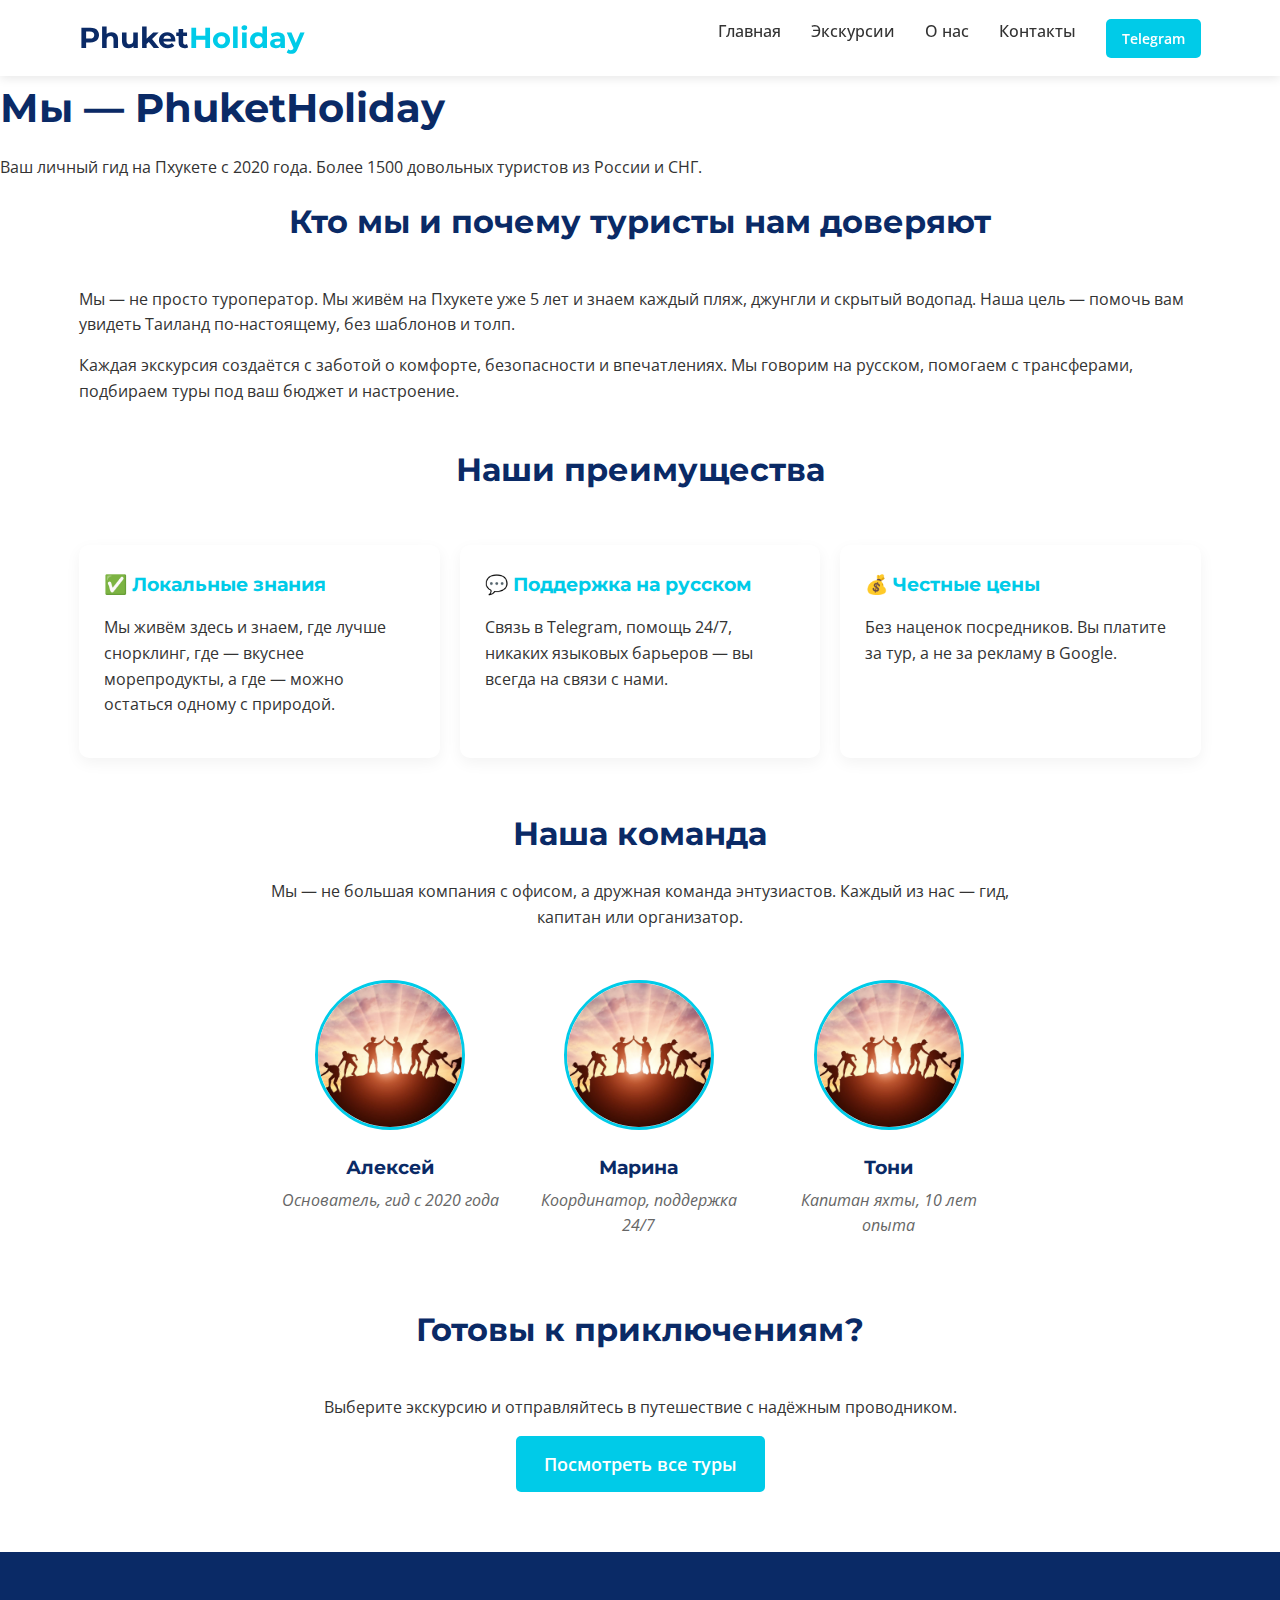
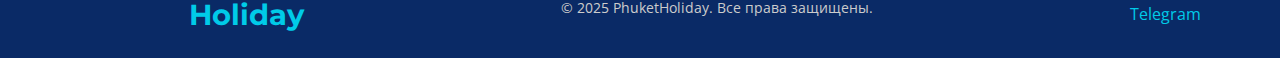
<file: about.html>
<!DOCTYPE html>
<html lang="ru">
<head>
  <meta charset="UTF-8" />
  <meta name="viewport" content="width=device-width, initial-scale=1.0"/>
  <title>О нас — PhuketHoliday</title>
  <link href="https://fonts.googleapis.com/css2?family=Montserrat:wght@400;500;600;700&family=Open+Sans&display=swap" rel="stylesheet">
  <link rel="stylesheet" href="styles.css" />
  <style>
    .advantages { display: flex; flex-wrap: wrap; gap: 20px; margin: 50px 0; }
    .advantage { flex: 1; min-width: 250px; background: white; padding: 25px; border-radius: 10px; box-shadow: 0 5px 15px rgba(0,0,0,0.05); }
    .advantage h3 { color: #00CBE8; margin-bottom: 15px; }
    .team { display: flex; flex-wrap: wrap; gap: 30px; justify-content: center; margin: 50px 0; }
    .team-member { text-align: center; max-width: 220px; }
    .team-member img { width: 150px; height: 150px; border-radius: 50%; object-fit: cover; border: 3px solid #00CBE8; }
    .team-member h3 { margin: 15px 0 5px; color: #0A2A66; }
    .team-member p { font-style: italic; color: #666; }
  </style>
</head>
<body>

  <header class="header">
  <div class="container">
    <div class="logo">
      <span class="logo-main">Phuket</span><span class="logo-accent">Holiday</span>
    </div>

    <!-- Кнопка бургера -->
    <button class="menu-toggle" aria-label="Открыть меню">
      <span class="bar"></span>
      <span class="bar"></span>
      <span class="bar"></span>
    </button>

    <!-- Навигация -->
    <nav class="nav">
      <a href="index.html" class="nav-link">Главная</a>
      <a href="tours.html" class="nav-link">Экскурсии</a>
      <a href="about.html" class="nav-link">О нас</a>
      <a href="contacts.html" class="nav-link">Контакты</a>
      <a href="https://t.me/phuketholiday" class="btn btn-small">Telegram</a>
    </nav>
  </div>
</header>

  <section class="about-hero">
    <h1>Мы — PhuketHoliday</h1>
    <p>Ваш личный гид на Пхукете с 2020 года. Более 1500 довольных туристов из России и СНГ.</p>
  </section>

  <section class="section">
    <div class="container">
      <h2 class="section-title">Кто мы и почему туристы нам доверяют</h2>
      <p>Мы — не просто туроператор. Мы живём на Пхукете уже 5 лет и знаем каждый пляж, джунгли и скрытый водопад. Наша цель — помочь вам увидеть Таиланд по-настоящему, без шаблонов и толп.</p>
      <p>Каждая экскурсия создаётся с заботой о комфорте, безопасности и впечатлениях. Мы говорим на русском, помогаем с трансферами, подбираем туры под ваш бюджет и настроение.</p>

      <h2 style="text-align: center; margin: 40px 0 20px;">Наши преимущества</h2>
      <div class="advantages">
        <div class="advantage">
          <h3>✅ Локальные знания</h3>
          <p>Мы живём здесь и знаем, где лучше снорклинг, где — вкуснее морепродукты, а где — можно остаться одному с природой.</p>
        </div>
        <div class="advantage">
          <h3>💬 Поддержка на русском</h3>
          <p>Связь в Telegram, помощь 24/7, никаких языковых барьеров — вы всегда на связи с нами.</p>
        </div>
        <div class="advantage">
          <h3>💰 Честные цены</h3>
          <p>Без наценок посредников. Вы платите за тур, а не за рекламу в Google.</p>
        </div>
      </div>

      <h2 style="text-align: center; margin: 50px 0 20px;">Наша команда</h2>
      <p style="text-align: center; max-width: 800px; margin: 0 auto 30px;">
        Мы — не большая компания с офисом, а дружная команда энтузиастов. Каждый из нас — гид, капитан или организатор.
      </p>
      <div class="team">
        <div class="team-member">
          <img src="img/team.jpg" alt="Алексей">
          <h3>Алексей</h3>
          <p>Основатель, гид с 2020 года</p>
        </div>
        <div class="team-member">
          <img src="img/team.jpg" alt="Марина">
          <h3>Марина</h3>
          <p>Координатор, поддержка 24/7</p>
        </div>
        <div class="team-member">
          <img src="img/team.jpg" alt="Капитан Тони">
          <h3>Тони</h3>
          <p>Капитан яхты, 10 лет опыта</p>
        </div>
      </div>

      <div style="text-align: center; margin: 50px 0;">
        <h2>Готовы к приключениям?</h2>
        <p>Выберите экскурсию и отправляйтесь в путешествие с надёжным проводником.</p>
        <a href="tours.html" class="btn btn-large">Посмотреть все туры</a>
      </div>
    </div>
  </section>

  <footer class="footer">
    <div class="container">
      <div class="logo">
        <span class="logo-main">Phuket</span><span class="logo-accent">Holiday</span>
      </div>
      <p>© 2025 PhuketHoliday. Все права защищены.</p>
      <div class="footer-links">
        <a href="https://t.me/phuketholiday" target="_blank">Telegram</a>
      </div>
    </div>
  </footer>
<script>
  document.addEventListener('DOMContentLoaded', function () {
    const menuToggle = document.querySelector('.menu-toggle');
    const nav = document.querySelector('.nav');

    menuToggle?.addEventListener('click', function () {
      nav.classList.toggle('active');
      menuToggle.classList.toggle('active');
    });

    // Закрыть меню при клике на ссылку
    document.querySelectorAll('.nav-link').forEach(link => {
      link.addEventListener('click', () => {
        nav.classList.remove('active');
        menuToggle.classList.remove('active');
      });
    });
  });
</script>
</body>
</html>
</file>
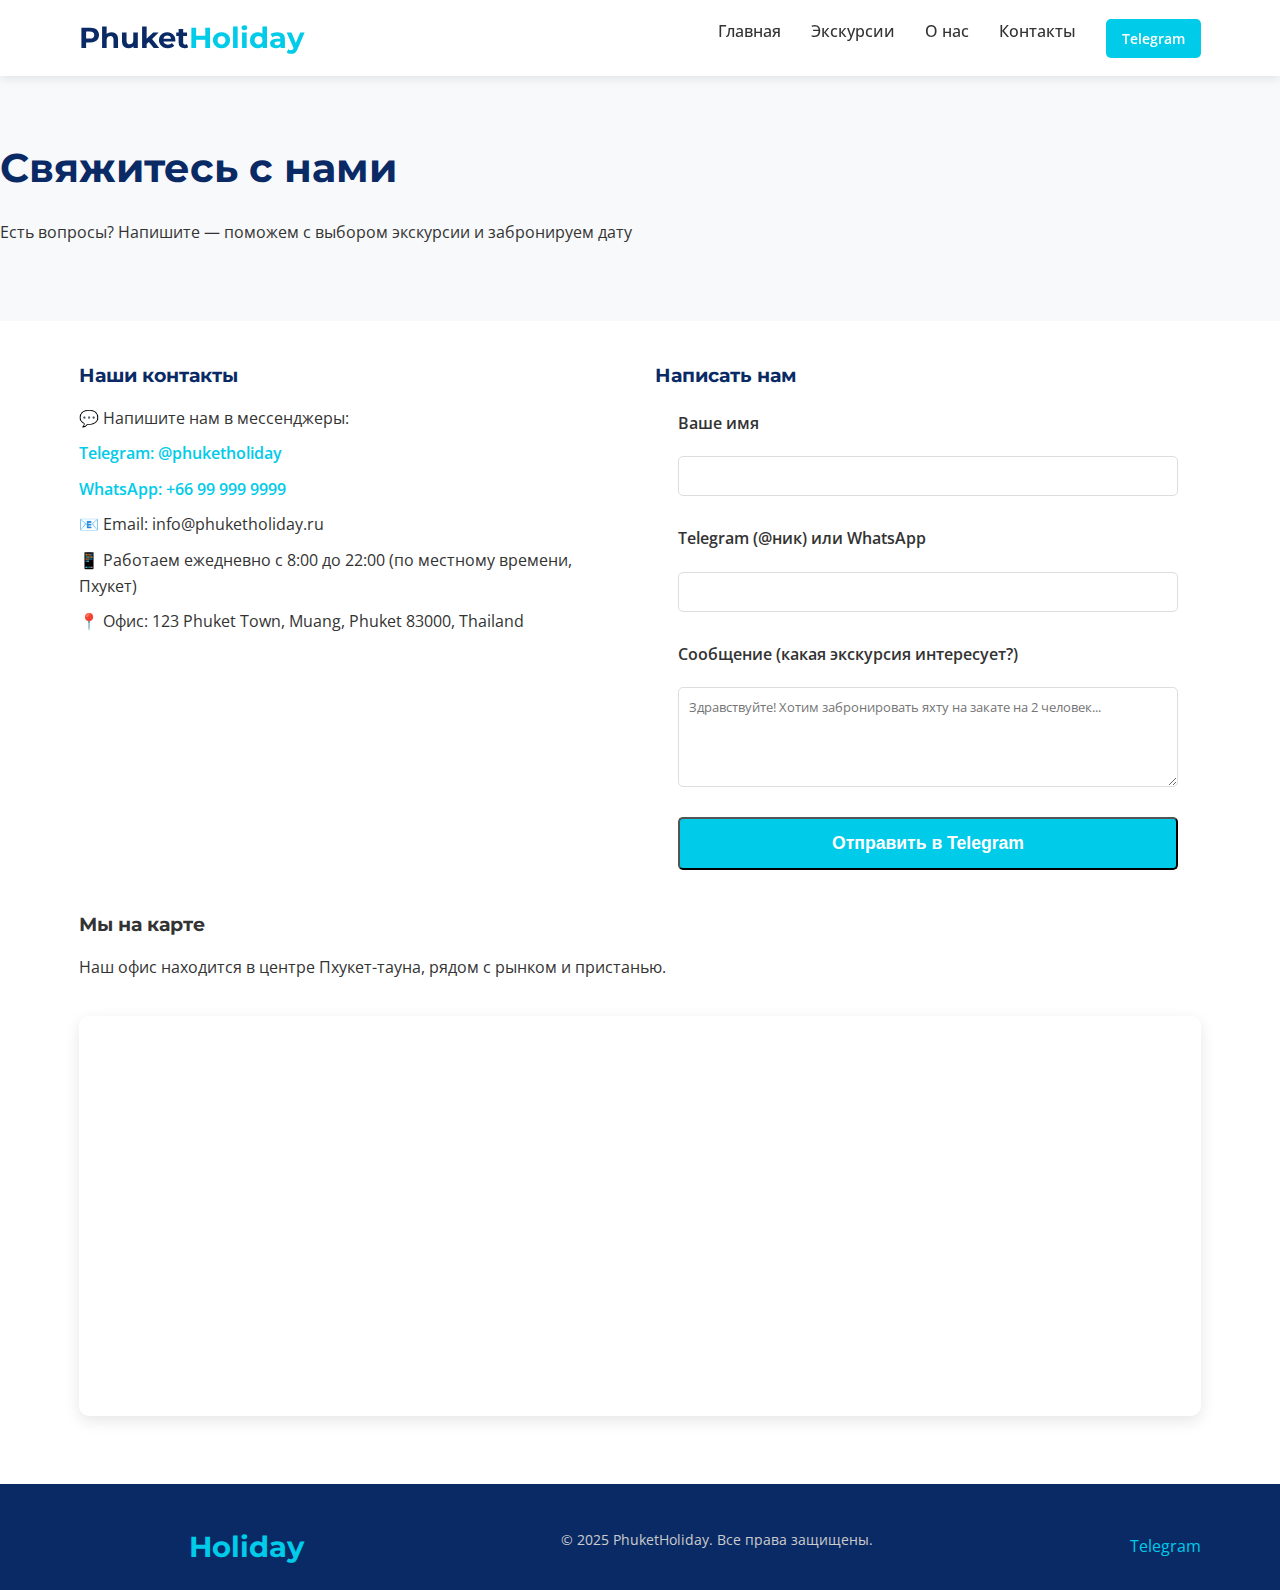
<file: contacts.html>
<!DOCTYPE html>
<html lang="ru">
<head>
  <meta charset="UTF-8" />
  <meta name="viewport" content="width=device-width, initial-scale=1.0"/>
  <title>Контакты — PhuketHoliday</title>
  <link href="https://fonts.googleapis.com/css2?family=Montserrat:wght@400;500;600;700&family=Open+Sans&display=swap" rel="stylesheet">
  <link rel="stylesheet" href="styles.css" />
  <style>
    .contact-info {
      display: flex;
      flex-wrap: wrap;
      gap: 30px;
      margin: 40px 0;
    }
    .info-block {
      flex: 1;
      min-width: 300px;
    }
    .info-block h3 {
      color: #0A2A66;
      margin-bottom: 15px;
    }
    .info-block p {
      margin-bottom: 10px;
    }
    .contact-links a {
      display: block;
      margin: 10px 0;
      color: #00CBE8;
      text-decoration: none;
      font-weight: 600;
    }
    .contact-links a:hover {
      text-decoration: underline;
    }
    .map {
      width: 100%;
      height: 400px;
      border: none;
      border-radius: 10px;
      margin-top: 20px;
      box-shadow: 0 5px 15px rgba(0,0,0,0.1);
    }
    .contact-form {
      max-width: 500px;
      margin-top: 20px;
    }
    .contact-form label {
      display: block;
      margin-bottom: 5px;
      font-weight: 600;
    }
    .contact-form input,
    .contact-form textarea {
      width: 100%;
      padding: 10px;
      margin-bottom: 15px;
      border: 1px solid #ddd;
      border-radius: 5px;
      font-family: inherit;
    }
  </style>
</head>
<body>

  <!-- Хедер -->
<header class="header">
  <div class="container">
    <div class="logo">
      <span class="logo-main">Phuket</span><span class="logo-accent">Holiday</span>
    </div>

    <!-- Кнопка бургера -->
    <button class="menu-toggle" aria-label="Открыть меню">
      <span class="bar"></span>
      <span class="bar"></span>
      <span class="bar"></span>
    </button>

    <!-- Навигация -->
    <nav class="nav">
      <a href="index.html" class="nav-link">Главная</a>
      <a href="tours.html" class="nav-link">Экскурсии</a>
      <a href="about.html" class="nav-link">О нас</a>
      <a href="contacts.html" class="nav-link">Контакты</a>
      <a href="https://t.me/phuketholiday" class="btn btn-small">Telegram</a>
    </nav>
  </div>
</header>

  <!-- Баннер -->
  <section class="hero">
    <div class="hero-content">
      <h1>Свяжитесь с нами</h1>
      <p>Есть вопросы? Напишите — поможем с выбором экскурсии и забронируем дату</p>
    </div>
  </section>

  <!-- Контактная информация -->
  <section class="section">
    <div class="container">
      <div class="contact-info">
        <!-- Левый блок: контакты -->
        <div class="info-block">
          <h3>Наши контакты</h3>
          <div class="contact-links">
            <p>💬 Напишите нам в мессенджеры:</p>
            <a href="https://t.me/phuketholiday" target="_blank">Telegram: @phuketholiday</a>
            <a href="https://wa.me/66999999999" target="_blank">WhatsApp: +66 99 999 9999</a>
            <p>📧 Email: info@phuketholiday.ru</p>
            <p>📱 Работаем ежедневно с 8:00 до 22:00 (по местному времени, Пхукет)</p>
            <p>📍 Офис: 123 Phuket Town, Muang, Phuket 83000, Thailand</p>
          </div>
        </div>

        <!-- Правый блок: форма -->
        <div class="info-block">
          <h3>Написать нам</h3>
          <form class="contact-form" action="https://t.me/phuketholiday" target="_blank">
            <label>Ваше имя</label>
            <input type="text" name="name" required />

            <label>Telegram (@ник) или WhatsApp</label>
            <input type="text" name="contact" required />

            <label>Сообщение (какая экскурсия интересует?)</label>
            <textarea name="message" rows="4" placeholder="Здравствуйте! Хотим забронировать яхту на закате на 2 человек..."></textarea>

            <button type="submit" class="btn btn-large">Отправить в Telegram</button>
          </form>
        </div>
      </div>

      <!-- Карта -->
      <h3 style="margin: 40px 0 15px;">Мы на карте</h3>
      <p>Наш офис находится в центре Пхукет-тауна, рядом с рынком и пристанью.</p>
      <iframe 
        src="https://www.google.com/maps/embed?pb=!1m18!1m12!1m3!1d3959.998484575575!2d98.3938253748225!3d7.880770292157312!2m3!1f0!2f0!3f0!3m2!1i1024!2i768!4f13.1!3m3!1m2!1s0x305037486a645b01%3A0x424d5d3a7a1f4e0!2sPhuket%20Town%2C%20Thailand!5e0!3m2!1sen!2sru!4v1700000000000!5m2!1sen!2sru" 
        class="map" 
        allowfullscreen="" 
        loading="lazy">
      </iframe>
    </div>
  </section>

  <!-- Футер -->
  <footer class="footer">
    <div class="container">
      <div class="logo">
        <span class="logo-main">Phuket</span><span class="logo-accent">Holiday</span>
      </div>
      <p>© 2025 PhuketHoliday. Все права защищены.</p>
      <div class="footer-links">
        <a href="https://t.me/phuketholiday" target="_blank">Telegram</a>
      </div>
    </div>
  </footer>
<script>
  const menuToggle = document.querySelector('.menu-toggle');
  const nav = document.querySelector('.nav');
  const navLinks = document.querySelectorAll('.nav-link');

  menuToggle?.addEventListener('click', () => {
    nav.classList.toggle('active');
    menuToggle.classList.toggle('active'); // Анимация бургера
  });

  navLinks.forEach(link => {
    link.addEventListener('click', () => {
      nav.classList.remove('active');
      menuToggle.classList.remove('active');
    });
  });
</script>
</body>

</html>
</file>
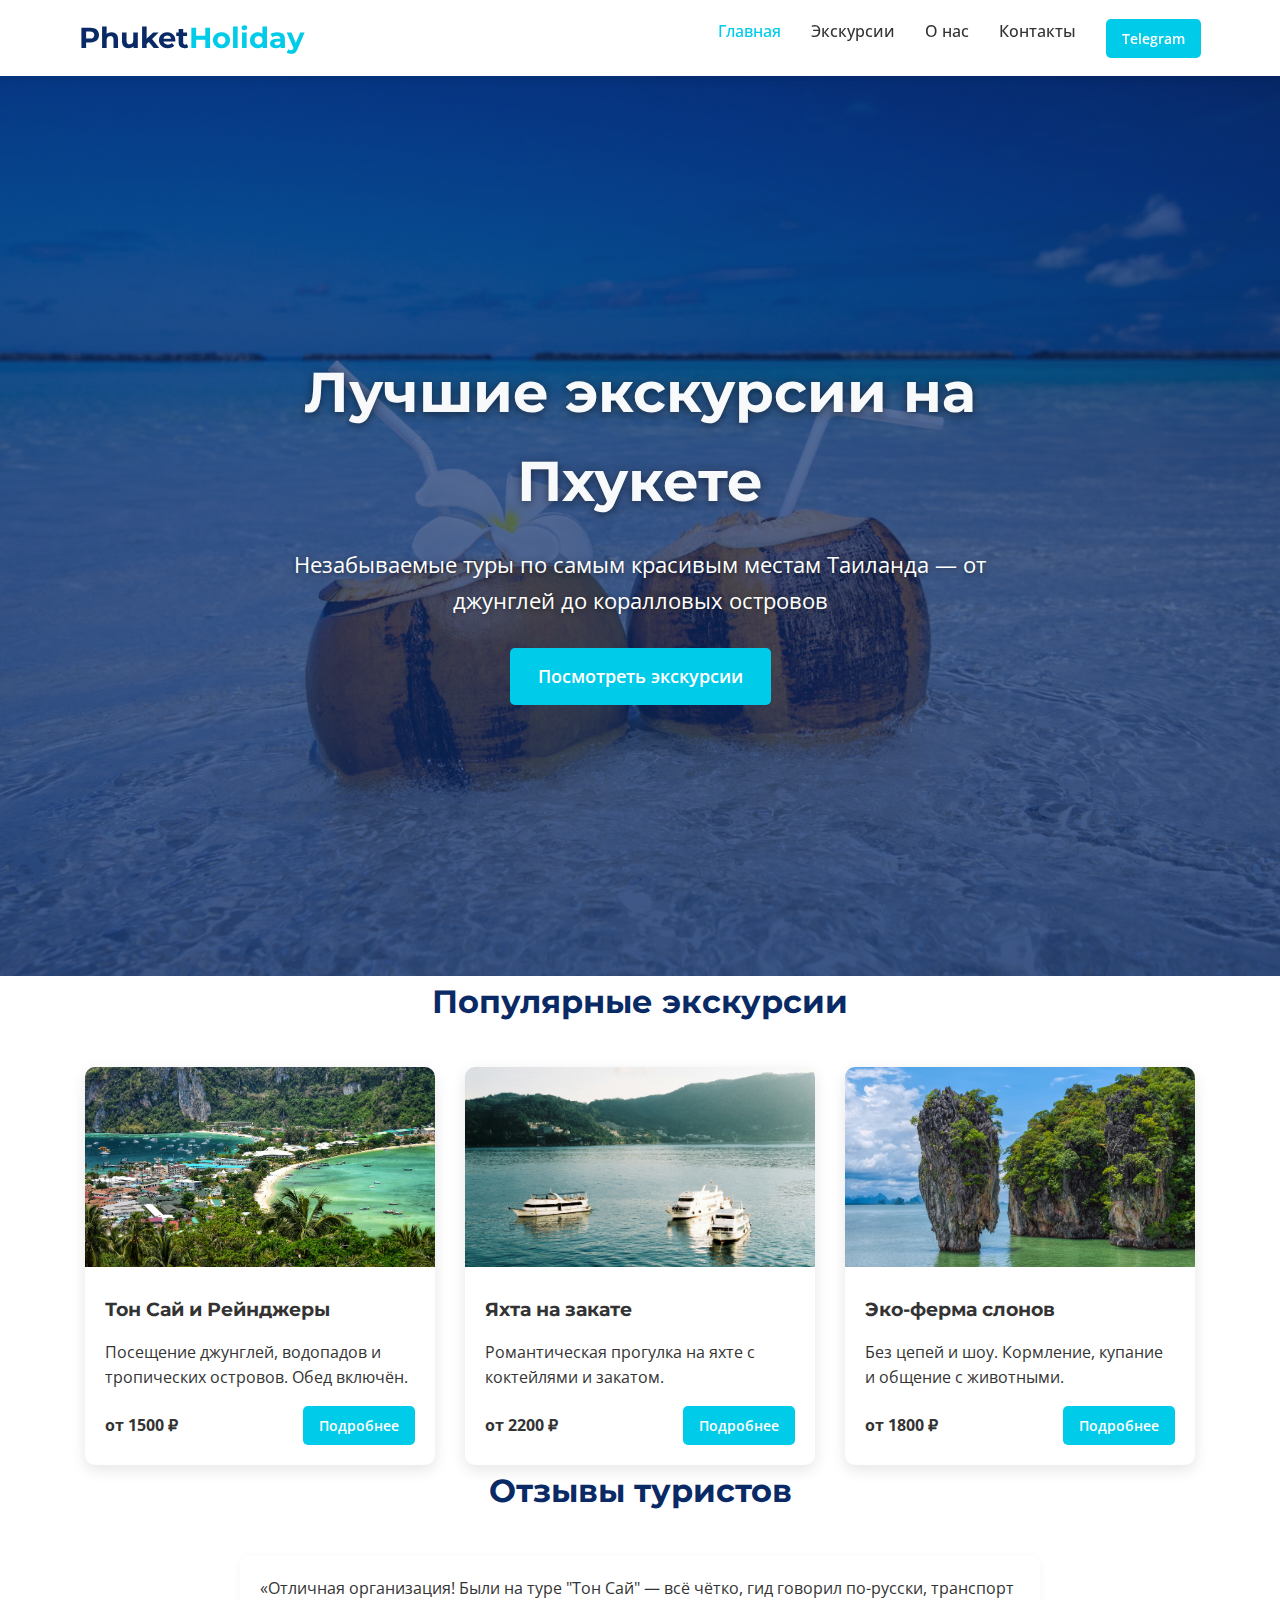
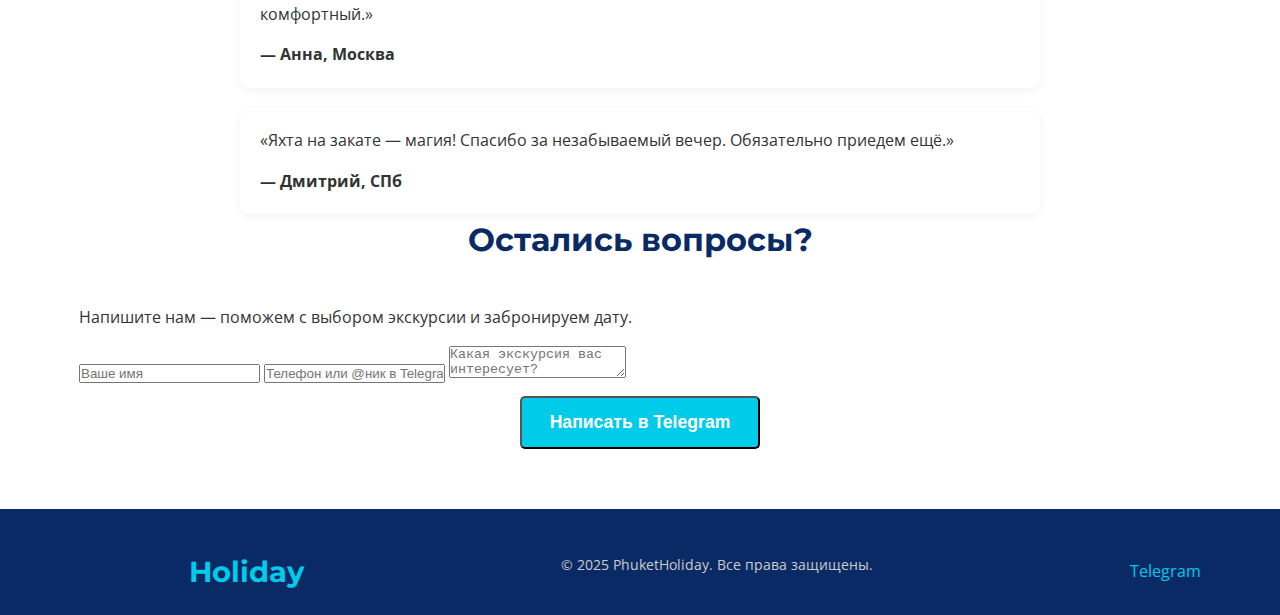
<file: index2.html>
<!DOCTYPE html>
<html lang="ru">
<head>
  <meta charset="UTF-8" />
  <meta name="viewport" content="width=device-width, initial-scale=1.0"/>
  <title>PhuketHoliday — Лучшие экскурсии на Пхукете</title>
  <link href="https://fonts.googleapis.com/css2?family=Montserrat:wght@400;500;600;700&family=Open+Sans&display=swap" rel="stylesheet">
  <link rel="stylesheet" href="styles.css" />
  <style>
    /* Full-screen hero с текстом на фото */
    .hero-fullscreen {
      position: relative;
      width: 100%;
      height: 100vh;
      background: url('img/hero-beach.jpg') no-repeat center center;
      background-size: cover;
      display: flex;
      align-items: center;
      justify-content: center;
      text-align: center;
      color: white;
      padding: 0;
      margin: 0;
    }

    /* Полупрозрачный слой для улучшения читаемости */
    .hero-overlay {
      position: absolute;
      top: 0;
      left: 0;
      width: 100%;
      height: 100%;
      background: linear-gradient(rgba(10, 42, 102, 0.6), rgba(10, 42, 102, 0.8));
      z-index: 1;
    }
h1 {
  font-size: 2.5rem;
  color: #F8F9FA;
}

    /* Контент поверх фото */
    .hero-content {
      z-index: 2;
      max-width: 800px;
      padding: 20px;
      animation: fadeIn 1.5s ease;
    }

    .hero-content h1 {
      font-size: 3.5rem;
      margin-bottom: 20px;
      text-shadow: 0 2px 10px rgba(0,0,0,0.5);
    }

    .hero-content p {
      font-size: 1.4rem;
      margin-bottom: 30px;
      text-shadow: 0 1px 5px rgba(0,0,0,0.5);
    }

    /* Анимация появления */
    @keyframes fadeIn {
      from { opacity: 0; transform: translateY(20px); }
      to { opacity: 1; transform: translateY(0); }
    }

    /* Адаптивность */
    @media (max-width: 768px) {
      .hero-content h1 {
        font-size: 2.5rem;
      }
      .hero-content p {
        font-size: 1.1rem;
      }
    }
  </style>
</head>
<body>

  <!-- Хедер -->
  <header class="header">
    <div class="container">
      <div class="logo">
        <span class="logo-main">Phuket</span><span class="logo-accent">Holiday</span>
      </div>

      <!-- Бургер-меню -->
      <button class="menu-toggle" aria-label="Открыть меню">
        <span class="bar"></span>
        <span class="bar"></span>
        <span class="bar"></span>
      </button>

      <!-- Навигация -->
      <nav class="nav">
        <a href="index.html" class="nav-link active">Главная</a>
        <a href="tours.html" class="nav-link">Экскурсии</a>
        <a href="about.html" class="nav-link">О нас</a>
        <a href="contacts.html" class="nav-link">Контакты</a>
        <a href="https://t.me/phuketholiday" class="btn btn-small">Telegram</a>
      </nav>
    </div>
  </header>

  <!-- Главный экран — full-screen hero -->
  <section class="hero-fullscreen">
    <div class="hero-overlay"></div>
    <div class="hero-content">
      <h1>Лучшие экскурсии на Пхукете</h1>
      <p>Незабываемые туры по самым красивым местам Таиланда — от джунглей до коралловых островов</p>
      <a href="tours.html" class="btn btn-large">Посмотреть экскурсии</a>
    </div>
  </section>

  <!-- Популярные экскурсии -->
  <section class="section">
    <div class="container">
      <h2 class="section-title">Популярные экскурсии</h2>
      <div class="cards">
        <div class="card">
          <img src="img/tour-jungle.jpg" alt="Тон Сай и Рейнджеры" class="card-img">
          <div class="card-body">
            <h3>Тон Сай и Рейнджеры</h3>
            <p>Посещение джунглей, водопадов и тропических островов. Обед включён.</p>
            <div class="card-footer">
              <strong>от 1500 ₽</strong>
              <a href="tour-detail.html" class="btn btn-small">Подробнее</a>
            </div>
          </div>
        </div>
        <div class="card">
          <img src="img/tour-sailing.jpg" alt="Яхта на закате" class="card-img">
          <div class="card-body">
            <h3>Яхта на закате</h3>
            <p>Романтическая прогулка на яхте с коктейлями и закатом.</p>
            <div class="card-footer">
              <strong>от 2200 ₽</strong>
              <a href="tour-detail.html" class="btn btn-small">Подробнее</a>
            </div>
          </div>
        </div>
        <div class="card">
          <img src="img/tour-elephant.jpg" alt="Эко-ферма слонов" class="card-img">
          <div class="card-body">
            <h3>Эко-ферма слонов</h3>
            <p>Без цепей и шоу. Кормление, купание и общение с животными.</p>
            <div class="card-footer">
              <strong>от 1800 ₽</strong>
              <a href="tour-detail.html" class="btn btn-small">Подробнее</a>
            </div>
          </div>
        </div>
      </div>
    </div>
  </section>

  <!-- Отзывы -->
  <section class="section bg-light">
    <div class="container">
      <h2 class="section-title">Отзывы туристов</h2>
      <div class="reviews">
        <div class="review">
          <p>«Отличная организация! Были на туре "Тон Сай" — всё чётко, гид говорил по-русски, транспорт комфортный.»</p>
          <strong>— Анна, Москва</strong>
        </div>
        <div class="review">
          <p>«Яхта на закате — магия! Спасибо за незабываемый вечер. Обязательно приедем ещё.»</p>
          <strong>— Дмитрий, СПб</strong>
        </div>
      </div>
    </div>
  </section>

  <!-- Форма связи -->
  <section class="section">
    <div class="container">
      <h2 class="section-title">Остались вопросы?</h2>
      <p>Напишите нам — поможем с выбором экскурсии и забронируем дату.</p>
      <form id="contact-form">
        <input type="text" id="name" placeholder="Ваше имя" required />
        <input type="text" id="contact" placeholder="Телефон или @ник в Telegram" required />
        <textarea id="message" placeholder="Какая экскурсия вас интересует?"></textarea>
      </form>
      <div style="text-align: center; margin-top: 10px;">
        <button type="button" class="btn btn-large" onclick="sendToTelegram()">
          Написать в Telegram
        </button>
      </div>
    </div>
  </section>

  <!-- Футер -->
  <footer class="footer">
    <div class="container">
      <div class="logo">
        <span class="logo-main">Phuket</span><span class="logo-accent">Holiday</span>
      </div>
      <p>© 2025 PhuketHoliday. Все права защищены.</p>
      <div class="footer-links">
        <a href="https://t.me/phuketholiday" target="_blank">Telegram</a>
      </div>
    </div>
  </footer>

  <!-- JavaScript: бургер-меню и отправка в Telegram -->
  <script>
    // Мобильное меню
    document.addEventListener('DOMContentLoaded', function () {
      const menuToggle = document.querySelector('.menu-toggle');
      const nav = document.querySelector('.nav');

      menuToggle?.addEventListener('click', function () {
        nav.classList.toggle('active');
        menuToggle.classList.toggle('active');
      });

      document.querySelectorAll('.nav-link').forEach(link => {
        link.addEventListener('click', () => {
          nav.classList.remove('active');
          menuToggle.classList.remove('active');
        });
      });
    });

    // Отправка формы в Telegram
    function sendToTelegram() {
      const name = document.getElementById('name').value;
      const contact = document.getElementById('contact').value;
      const message = document.getElementById('message').value;

      const text = `📩 Новая заявка!\nИмя: ${name}\nКонтакт: ${contact}\nСообщение: ${message}`;
      const encoded = encodeURIComponent(text);
      
      window.open(`https://t.me/phuketholiday?text=${encoded}`, '_blank');
    }
  </script>

</body>
</html>
</file>
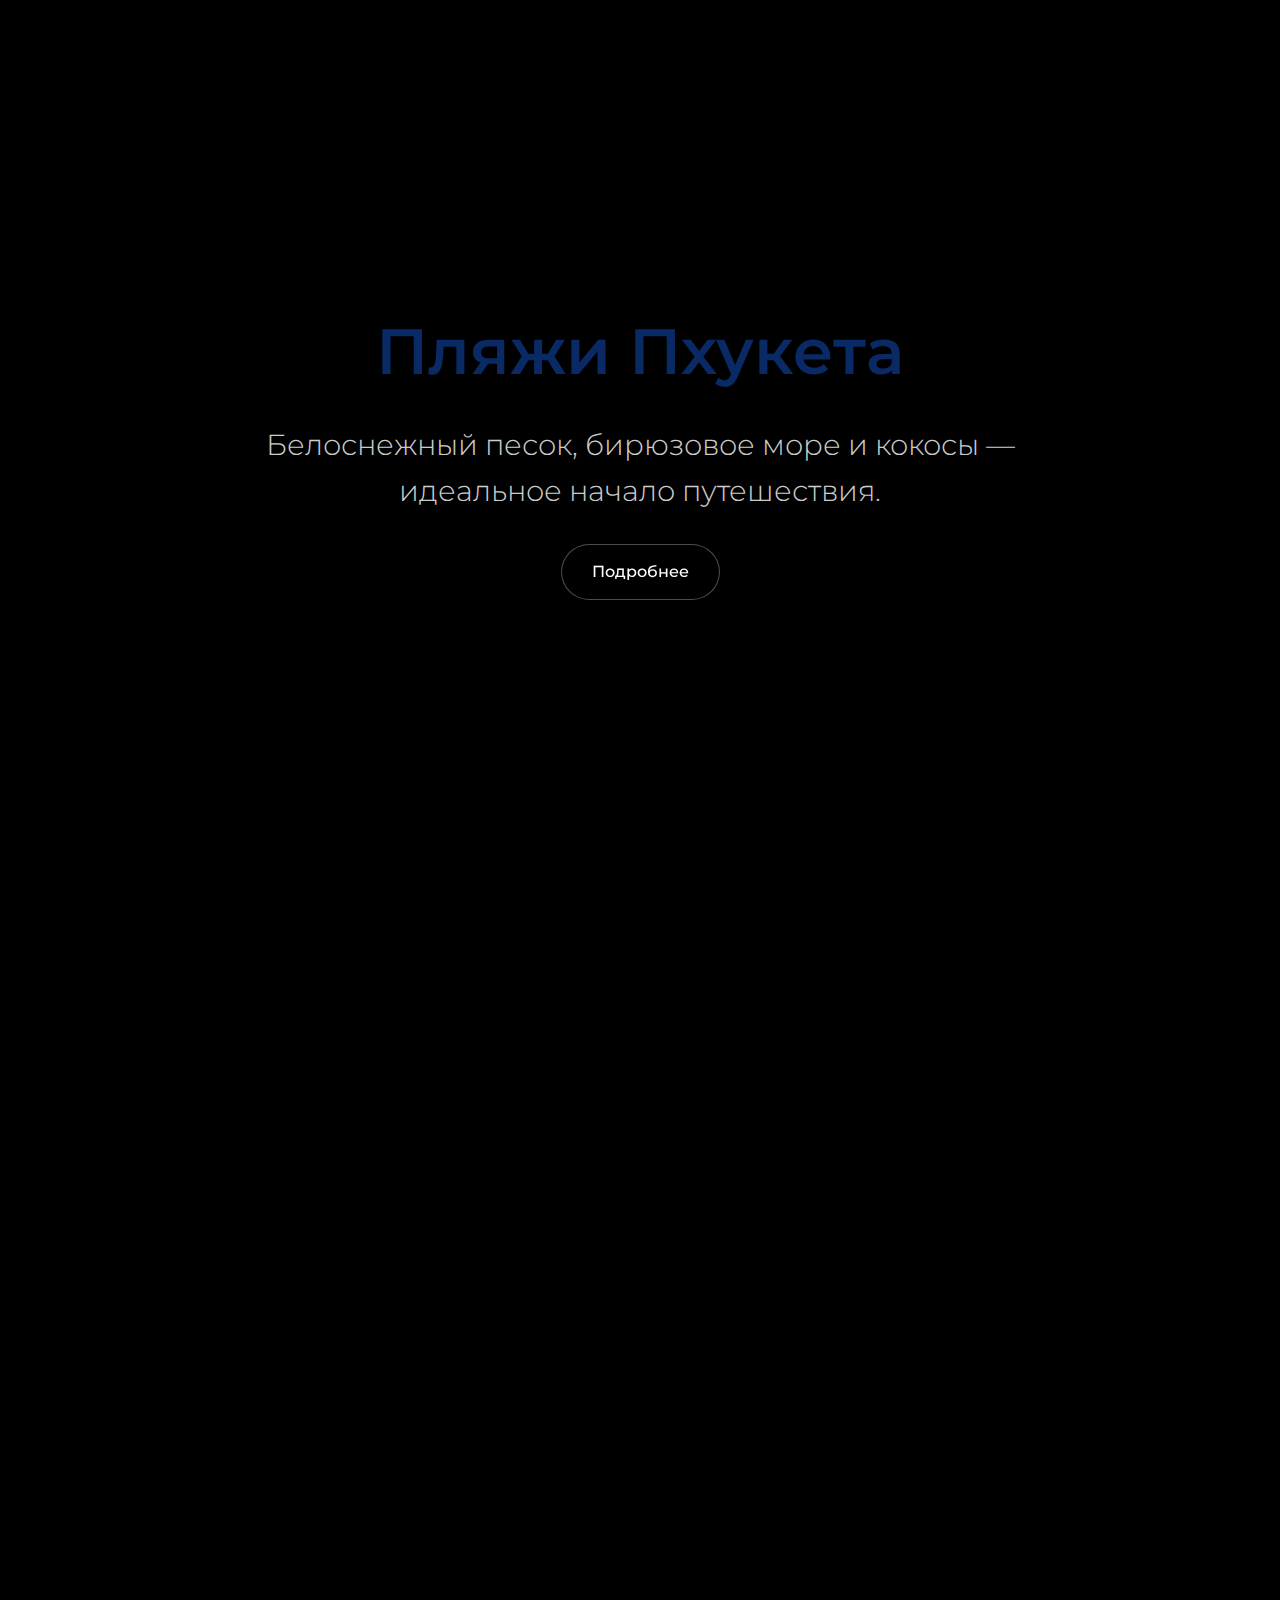
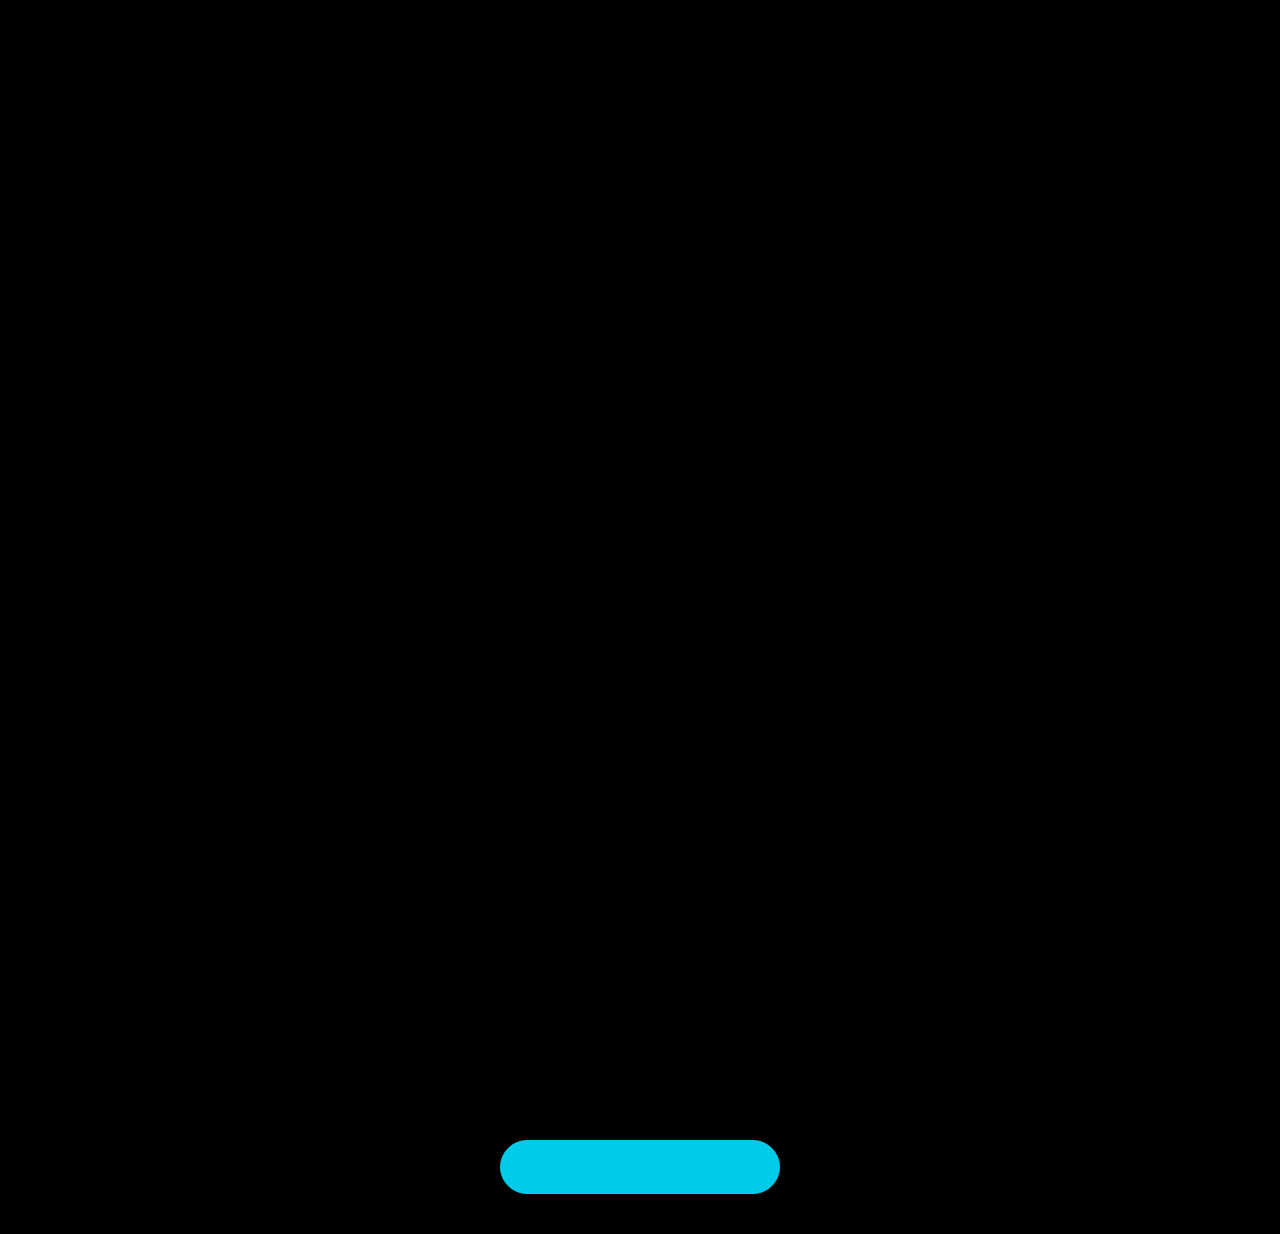
<file: iphone-style.html>
<!DOCTYPE html>
<html lang="ru">
<head>
  <meta charset="UTF-8" />
  <meta name="viewport" content="width=device-width, initial-scale=1.0"/>
  <title>PhuketHoliday — Экскурсии в стиле Apple</title>
  <link href="https://fonts.googleapis.com/css2?family=Montserrat:wght@400;500;600;700&family=Open+Sans&display=swap" rel="stylesheet">
  <link rel="stylesheet" href="styles.css" />
  <style>
    /* Обнуление и базовые стили */
    * {
      margin: 0;
      padding: 0;
      box-sizing: border-box;
    }

    body, html {
      font-family: 'SF Pro Display', 'Montserrat', sans-serif;
      background: #000;
      color: white;
      overflow-x: hidden;
      scroll-behavior: smooth;
    }

    /* Секция с фиксированным фоном */
    .hero-section {
      height: 100vh;
      display: flex;
      align-items: center;
      justify-content: center;
      position: relative;
      overflow: hidden;
    }

    .hero-bg {
      position: absolute;
      top: 0;
      left: 0;
      width: 100%;
      height: 100%;
      background-size: cover;
      background-position: center;
      background-attachment: fixed;
      z-index: -1;
    }

    .hero-content {
      text-align: center;
      opacity: 0;
      transform: translateY(40px);
      transition: opacity 1s ease, transform 1s ease;
      z-index: 2;
      max-width: 800px;
      padding: 20px;
    }

    .hero-content.visible {
      opacity: 1;
      transform: translateY(0);
    }

    .hero-title {
      font-size: 4rem;
      font-weight: 600;
      margin-bottom: 20px;
      text-shadow: 0 2px 10px rgba(0,0,0,0.7);
    }

    .hero-subtitle {
      font-size: 1.8rem;
      font-weight: 300;
      color: #ccc;
      margin-bottom: 30px;
    }

    .btn-apple {
      display: inline-block;
      padding: 14px 30px;
      background: rgba(0,0,0,0.5);
      color: white;
      text-decoration: none;
      border: 1px solid rgba(255,255,255,0.3);
      border-radius: 30px;
      font-size: 1rem;
      font-weight: 500;
      backdrop-filter: blur(10px);
      transition: all 0.3s;
    }

    .btn-apple:hover {
      background: rgba(255,255,255,0.2);
      border-color: rgba(255,255,255,0.6);
    }

    /* Адаптив */
    @media (max-width: 768px) {
      .hero-title {
        font-size: 2.5rem;
      }
      .hero-subtitle {
        font-size: 1.3rem;
      }
    }
  </style>
</head>
<body>

  <!-- Секция 1: Пляж -->
  <section class="hero-section">
    <div class="hero-bg" style="background-image: url('img/hero-beach.jpg?w=1200&auto=format&fit=crop');"></div>
    <div class="hero-content">
      <h1 class="hero-title">Пляжи Пхукета</h1>
      <p class="hero-subtitle">Белоснежный песок, бирюзовое море и кокосы — идеальное начало путешествия.</p>
      <a href="tours.html" class="btn-apple">Подробнее</a>
    </div>
  </section>

  <!-- Секция 2: Яхта -->
  <section class="hero-section">
    <div class="hero-bg" style="background-image: url('img/tour-islands.jpg?w=1200&auto=format&fit=crop');"></div>
    <div class="hero-content">
      <h1 class="hero-title">Яхта на закате</h1>
      <p class="hero-subtitle">Романтическая прогулка с коктейлями и лучшими видами Андаманского моря.</p>
      <a href="tour-detail.html" class="btn-apple">Подробнее</a>
    </div>
  </section>

  <!-- Секция 3: Слоны -->
  <section class="hero-section">
    <div class="hero-bg" style="background-image: url('img/tour-elephant.jpg?w=1200&auto=format&fit=crop');"></div>
    <div class="hero-content">
      <h1 class="hero-title">Эко-ферма слонов</h1>
      <p class="hero-subtitle">Гуманное общение с животными — кормление, купание и фото без шоу.</p>
      <a href="tours.html" class="btn-apple">Подробнее</a>
    </div>
  </section>

  <!-- Кнопка возврата -->
  <div style="text-align: center; padding: 40px 20px; background: #000; color: white;">
    <a href="index.html" class="btn btn-large" style="color: #00CBE8; border: 1px solid #00CBE8; padding: 12px 24px; border-radius: 30px;">← Вернуться на главную</a>
  </div>

  <!-- JavaScript: анимация при прокрутке -->
  <script>
    const contents = document.querySelectorAll('.hero-content');

    const fadeInOnScroll = () => {
      contents.forEach(el => {
        const elementTop = el.getBoundingClientRect().top;
        const elementVisible = 150;

        if (elementTop < window.innerHeight - elementVisible) {
          el.classList.add('visible');
        }
      });
    };

    window.addEventListener('scroll', fadeInOnScroll);
    window.addEventListener('load', fadeInOnScroll);
  </script>

</body>
</html>
</file>
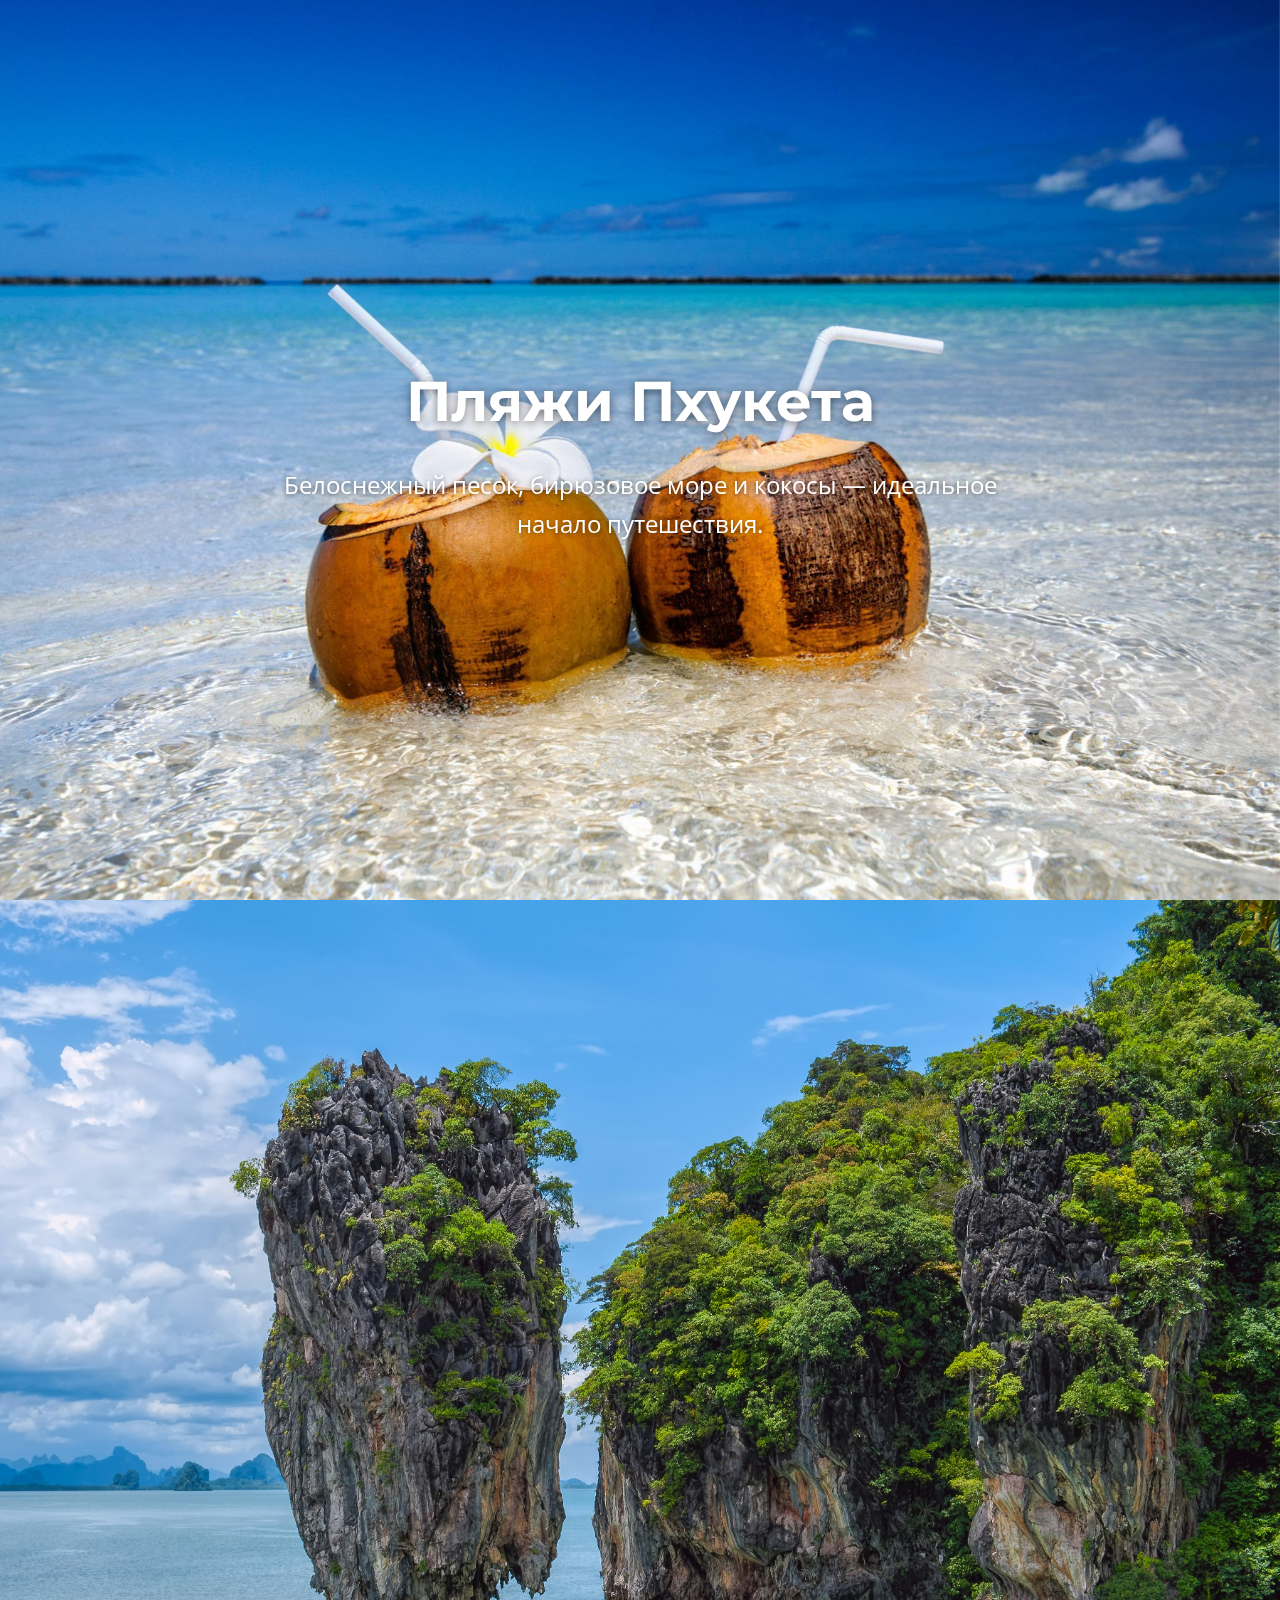
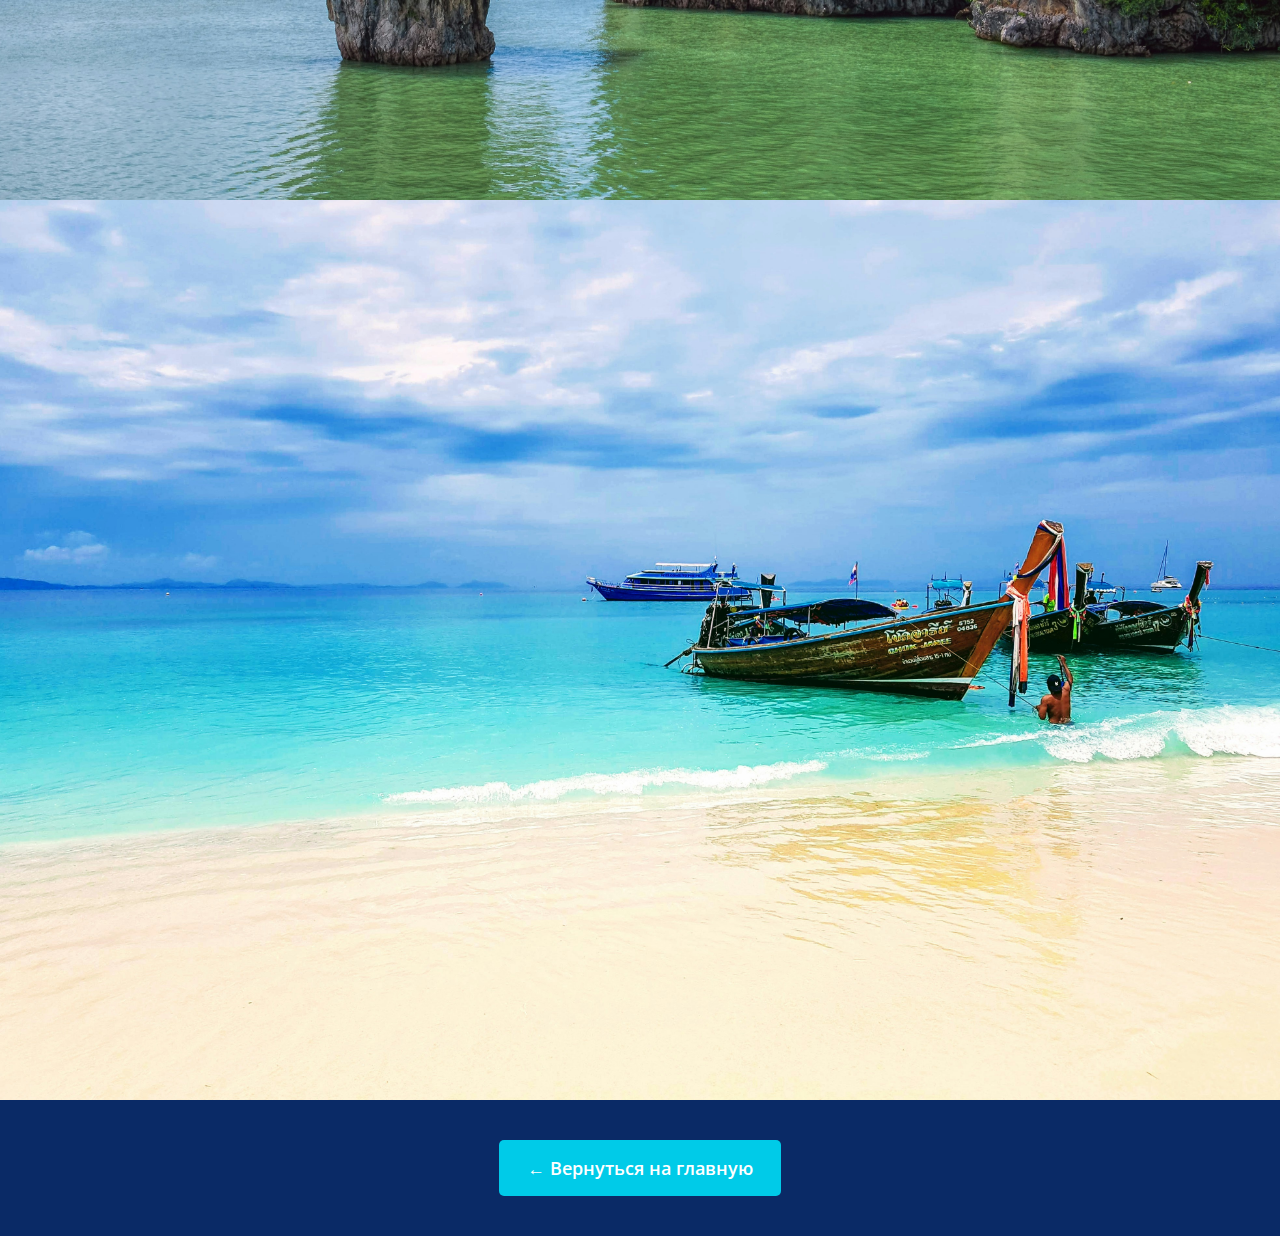
<file: parallax.html>
<!DOCTYPE html>
<html lang="ru">
<head>
  <meta charset="UTF-8" />
  <meta name="viewport" content="width=device-width, initial-scale=1.0"/>
  <title>PhuketHoliday — Экскурсии с эффектом</title>
  <link href="https://fonts.googleapis.com/css2?family=Montserrat:wght@400;500;600;700&family=Open+Sans&display=swap" rel="stylesheet">
  <link rel="stylesheet" href="styles.css" />
  <style>
    /* Параллакс-секции */
    .parallax-section {
      height: 100vh;
      display: flex;
      align-items: center;
      justify-content: center;
      color: white;
      text-align: center;
      position: relative;
      overflow: hidden;
    }

    .parallax-bg {
      position: absolute;
      top: 0;
      left: 0;
      width: 100%;
      height: 100%;
      background-size: cover;
      background-position: center;
      z-index: -1;
      transform: translateZ(0);
    }

    .parallax-content {
      z-index: 2;
      opacity: 0;
      transform: translateY(30px);
      transition: opacity 0.8s ease, transform 0.8s ease;
    }

    .parallax-content.visible {
      opacity: 1;
      transform: translateY(0);
    }

    /* Секция 1 — пляж */
    .section-1 .parallax-bg {
      background-image: url('img/hero-beach.jpg');
    }

    /* Секция 2 — яхта */
    .section-2 .parallax-bg {
      background-image: url('img/tour-elephant.jpg');
    }

    /* Секция 3 — слоны */
    .section-3 .parallax-bg {
      background-image: url('img/tour-islands.jpg');
    }

    /* Текст */
    .parallax-title {
      font-size: 3.5rem;
      font-weight: 700;
      margin-bottom: 20px;
      color: white;
      text-shadow: 0 2px 10px rgba(0,0,0,0.5);
    }

    .parallax-text {
      font-size: 1.5rem;
      max-width: 800px;
      margin: 0 auto;
      color: #fff;
      text-shadow: 0 1px 5px rgba(0,0,0,0.5);
    }

    /* Фиксированный фон */
    .fixed {
      background-attachment: fixed;
    }
  </style>
</head>
<body>

  <!-- Секция 1: Пляж -->
  <section class="parallax-section section-1 fixed">
    <div class="parallax-bg"></div>
    <div class="parallax-content">
      <h1 class="parallax-title">Пляжи Пхукета</h1>
      <p class="parallax-text">Белоснежный песок, бирюзовое море и кокосы — идеальное начало путешествия.</p>
    </div>
  </section>

  <!-- Секция 2: Яхта -->
  <section class="parallax-section section-2 fixed">
    <div class="parallax-bg"></div>
    <div class="parallax-content">
      <h1 class="parallax-title">Яхта на закате</h1>
      <p class="parallax-text">Романтическая прогулка с коктейлями и лучшими видами Андаманского моря.</p>
    </div>
  </section>

  <!-- Секция 3: Слоны -->
  <section class="parallax-section section-3 fixed">
    <div class="parallax-bg"></div>
    <div class="parallax-content">
      <h1 class="parallax-title">Эко-ферма слонов</h1>
      <p class="parallax-text">Гуманное общение с животными — кормление, купание и фото без шоу.</p>
    </div>
  </section>

  <!-- Кнопка возврата -->
  <div style="text-align: center; padding: 40px 20px; background: #0A2A66; color: white;">
    <a href="index.html" class="btn btn-large">← Вернуться на главную</a>
  </div>

  <!-- JavaScript: анимация появления -->
  <script>
    const contents = document.querySelectorAll('.parallax-content');

    const fadeInOnScroll = () => {
      contents.forEach(el => {
        const elementTop = el.getBoundingClientRect().top;
        const elementVisible = 150;

        if (elementTop < window.innerHeight - elementVisible) {
          el.classList.add('visible');
        }
      });
    };

    window.addEventListener('scroll', fadeInOnScroll);
    window.addEventListener('load', fadeInOnScroll);
  </script>

</body>

</html>
</file>
<file: styles.css>
/* Общие стили */
* {
  margin: 0;
  padding: 0;
  box-sizing: border-box;
}

body {
  font-family: 'Open Sans', sans-serif;
  line-height: 1.6;
  color: #333;
  background: #fff;
}

.container {
  width: 90%;
  max-width: 1200px;
  margin: 0 auto;
  padding: 0 15px;
}

h1, h2, h3 {
  font-family: 'Montserrat', sans-serif;
  margin-bottom: 15px;
}

h1 {
  font-size: 2.5rem;
  color: #0A2A66;
}

h2 {
  font-size: 2rem;
  color: #0A2A66;
  text-align: center;
  margin-bottom: 40px;
}

p {
  margin-bottom: 15px;
}

/* Кнопки */
.btn {
  display: inline-block;
  padding: 10px 20px;
  background: #00CBE8;
  color: white;
  text-decoration: none;
  border-radius: 5px;
  font-weight: 600;
  transition: 0.3s;
}

.btn:hover {
  background: #00a8c4;
}

.btn-small {
  padding: 8px 16px;
  font-size: 0.9rem;
}

.btn-large {
  padding: 14px 28px;
  font-size: 1.1rem;
}

/* Хедер */
.header {
  background: white;
  box-shadow: 0 2px 10px rgba(0,0,0,0.1);
  padding: 15px 0;
  position: sticky;
  top: 0;
  z-index: 100;
}

.header .container {
  display: flex;
  justify-content: space-between;
  align-items: center;
}

.logo {
  font-family: 'Montserrat', sans-serif;
  font-weight: 700;
  font-size: 1.8rem;
}

.logo-main {
  color: #0A2A66;
}

.logo-accent {
  color: #00CBE8;
}

.nav {
  display: flex;
  gap: 30px;
}

.nav-link {
  text-decoration: none;
  color: #333;
  font-weight: 500;
}

.nav-link:hover,
.nav-link.active {
  color: #00CBE8;
}

/* Главный экран */
.hero {
  display: flex;
  flex-wrap: wrap;
  align-items: center;
  gap: 30px;
  padding: 60px 0;
  background: #f8f9fa;
}

.hero-content {
  flex: 1;
  min-width: 300px;
}

.hero-content h1 {
  margin-bottom: 20px;
}

.hero-slider {
  flex: 1;
  min-width: 300px;
}

.slider-img {
  width: 100%;
  border-radius: 10px;
  box-shadow: 0 5px 15px rgba(0,0,0,0.1);
}

/* Карточки */
.cards {
  display: flex;
  flex-wrap: wrap;
  gap: 30px;
  justify-content: center;
}

.card {
  background: white;
  border-radius: 10px;
  overflow: hidden;
  box-shadow: 0 5px 15px rgba(0,0,0,0.1);
  width: 350px;
  transition: 0.3s;
}

.card:hover {
  transform: translateY(-5px);
}

.card-img {
  width: 100%;
  height: 200px;
  object-fit: cover;
}

.card-body {
  padding: 20px;
}

.card-footer {
  display: flex;
  justify-content: space-between;
  align-items: center;
  margin-top: 15px;
}

/* Отзывы */
.reviews {
  display: flex;
  flex-direction: column;
  gap: 20px;
  max-width: 800px;
  margin: 0 auto;
}

.review {
  background: white;
  padding: 20px;
  border-radius: 10px;
  box-shadow: 0 3px 10px rgba(0,0,0,0.05);
}

/* Форма */
.contact-form {
  max-width: 600px;
  margin: 0 auto;
  display: flex;
  flex-direction: column;
  gap: 15px;
}

.contact-form input,
.contact-form textarea {
  padding: 12px;
  border: 1px solid #ddd;
  border-radius: 5px;
  font-family: inherit;
}

.contact-form textarea {
  resize: vertical;
  min-height: 100px;
}

/* Футер */
.footer {
  background: #0A2A66;
  color: white;
  padding: 40px 0 20px;
  margin-top: 60px;
}

.footer .container {
  display: flex;
  justify-content: space-between;
  align-items: center;
  flex-wrap: wrap;
  gap: 20px;
  text-align: center;
}

.footer p {
  color: #ccc;
  font-size: 0.9rem;
}

.footer-links a {
  color: #00CBE8;
  text-decoration: none;
}

/* Адаптив */
@media (max-width: 768px) {
  h1 {
    font-size: 2rem;
  }
  .hero {
    flex-direction: column;
    text-align: center;
  }
  .hero-content {
    margin-bottom: 30px;
  }
  .nav {
    gap: 15px;
    font-size: 0.9rem;
  }
  .card {
    width: 100%;
  }
}
/* Фильтры */
.filters {
  display: flex;
  gap: 15px;
  margin-bottom: 30px;
  justify-content: center;
  flex-wrap: wrap;
}

.filter-select {
  padding: 10px 15px;
  border: 1px solid #ddd;
  border-radius: 5px;
  font-family: 'Open Sans', sans-serif;
  background: white;
  min-width: 200px;

}
/* Кнопка бургер-меню */
.menu-toggle {
  display: none;
  flex-direction: column;
  justify-content: space-between;
  width: 30px;
  height: 21px;
  background: none;
  border: none;
  cursor: pointer;
}

.menu-toggle span {
  display: block;
  width: 100%;
  height: 3px;
  background: #0A2A66;
  border-radius: 2px;
  transition: 0.3s;
}

/* Показываем бургер на мобильных */
@media (max-width: 768px) {
  .menu-toggle {
    display: flex;
  }

  .nav {
    display: none;
    flex-direction: column;
    background: white;
    position: absolute;
    top: 100%;
    left: 0;
    width: 100%;
    box-shadow: 0 5px 10px rgba(0,0,0,0.1);
    border-top: 1px solid #eee;
    padding: 10px 0;
    z-index: 100;
  }

  .nav.active {
    display: flex;
  }

  .nav-link {
    margin: 8px 20px;
    font-size: 1.1rem;
  }

  .header-contact {
    display: none;
  }

  /* Прижмём контент, чтобы меню не перекрывало */
  .hero, .section {
    margin-top: 20px;
  }
}

/* Бургер-меню с анимацией */
.menu-toggle {
  display: none;
  flex-direction: column;
  justify-content: space-between;
  width: 30px;
  height: 21px;
  background: none;
  border: none;
  cursor: pointer;
}

.menu-toggle .bar {
  display: block;
  width: 100%;
  height: 3px;
  background: #0A2A66;
  border-radius: 2px;
  transition: 0.4s ease;
}

/* Анимация: бургер → крестик */
.menu-toggle.active .bar:nth-child(1) {
  transform: rotate(45deg) translate(7px, 6px);
}

.menu-toggle.active .bar:nth-child(2) {
  opacity: 0;
}

.menu-toggle.active .bar:nth-child(3) {
  transform: rotate(-45deg) translate(7px, -6px);
}
/* Анимация появления */
.fade-up {
  opacity: 0;
  transform: translateY(30px);
  transition: opacity 0.8s ease, transform 0.8s ease;
}

.fade-up.visible {
  opacity: 1;
  transform: translateY(0);
}
.slider-img {
  width: 100%;
  height: 400px;
  object-fit: cover;
  border-radius: 10px;
  display: block;
  opacity: 0;
  animation: fadeIn 1.2s ease forwards;
}

@keyframes fadeIn {
  from { opacity: 0; transform: scale(1.05); }
  to { opacity: 1; transform: scale(1); }
}
.card {
  background: white;
  border-radius: 10px;
  overflow: hidden;
  box-shadow: 0 5px 15px rgba(0,0,0,0.1);
  width: 350px;
  transition: all 0.4s ease;
}

.card:hover {
  transform: translateY(-10px) scale(1.02);
  box-shadow: 0 15px 30px rgba(0,0,0,0.15);
  z-index: 10;
}
</file>
